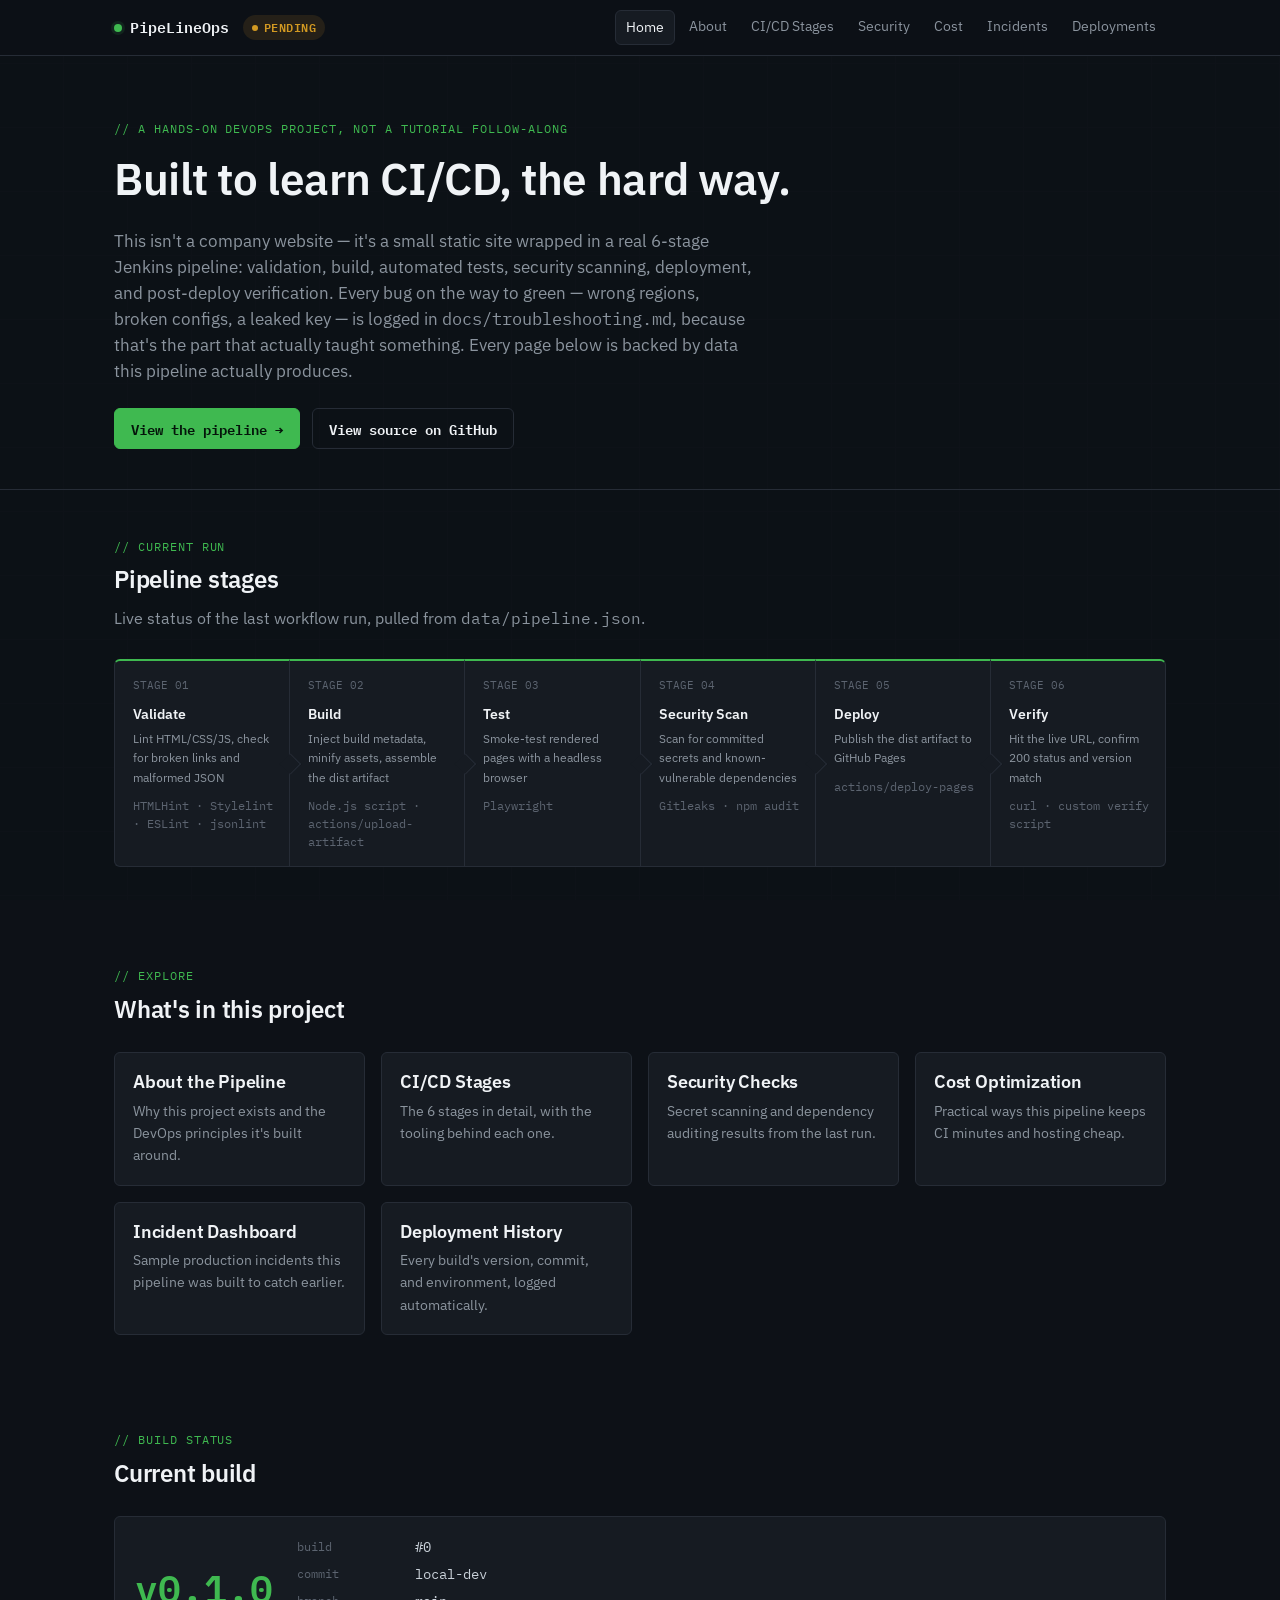
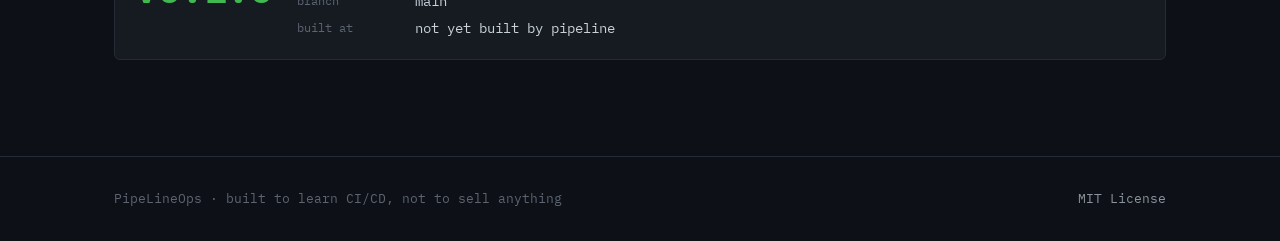
<file: index.html>
<!DOCTYPE html>
<html lang="en">
<head>
<meta charset="UTF-8" />
<meta name="viewport" content="width=device-width, initial-scale=1.0" />
<title>PipeLineOps — DevOps Production Pipeline Simulator</title>
<meta name="description" content="A simulated production site wrapped in a real 6-stage Jenkins CI/CD pipeline: validation, build, test, security scan, deploy, verify." />
<link rel="preconnect" href="https://fonts.googleapis.com">
<link href="https://fonts.googleapis.com/css2?family=IBM+Plex+Mono:wght@400;500;600&family=IBM+Plex+Sans:wght@400;500;600;700&display=swap" rel="stylesheet">
<link rel="stylesheet" href="css/style.css" />
<link rel="stylesheet" href="css/dashboard.css" />
<link rel="stylesheet" href="css/responsive.css" />
<script>window.PIPELINEOPS_DATA_ROOT = "data/";</script>
</head>
<body>
<a class="skip-link" href="#main">Skip to content</a>

<header class="site-header">
  <div class="container">
    <div class="brand"><span class="dot"></span> PipeLineOps <span data-build-status class="badge badge--success" style="margin-left:6px">success</span></div>
    <button class="nav-toggle" aria-expanded="false" aria-label="Toggle navigation">menu</button>
    <nav class="main-nav">
      <a href="index.html" aria-current="page">Home</a>
      <a href="pages/about.html">About</a>
      <a href="pages/pipeline.html">CI/CD Stages</a>
      <a href="pages/security.html">Security</a>
      <a href="pages/cost.html">Cost</a>
      <a href="pages/incidents.html">Incidents</a>
      <a href="pages/deployment.html">Deployments</a>
    </nav>
  </div>
</header>

<main id="main">
  <section class="hero">
    <div class="container">
     <span class="eyebrow">// a hands-on devops project, not a tutorial follow-along</span>
      <h1>Built to learn CI/CD, the hard way.</h1>
      <p class="lead">This isn't a company website — it's a small static site wrapped in a real
        6-stage Jenkins pipeline: validation, build, automated tests, security scanning,
        deployment, and post-deploy verification. Every bug on the way to green — wrong regions,
        broken configs, a leaked key — is logged in <code>docs/troubleshooting.md</code>, because
        that's the part that actually taught something. Every page below is backed by data this
        pipeline actually produces.</p>
      <div class="hero-actions">
        <a class="btn btn--primary" href="pages/pipeline.html">View the pipeline →</a>
        <a class="btn btn--ghost" href="https://github.com" target="_blank" rel="noopener">View source on GitHub</a>
      </div>
    </div>
  </section>

  <section>
    <div class="container">
      <div class="section-head">
        <span class="eyebrow">// current run</span>
        <h2>Pipeline stages</h2>
        <p>Live status of the last workflow run, pulled from <code>data/pipeline.json</code>.</p>
      </div>
      <div class="stage-tracker" data-stage-tracker>
        <p>Loading pipeline status…</p>
      </div>
    </div>
  </section>

  <section>
    <div class="container">
      <div class="section-head">
        <span class="eyebrow">// explore</span>
        <h2>What's in this project</h2>
      </div>
      <div class="card-grid">
        <a class="card" href="pages/about.html">
          <h3>About the Pipeline</h3>
          <p>Why this project exists and the DevOps principles it's built around.</p>
        </a>
        <a class="card" href="pages/pipeline.html">
          <h3>CI/CD Stages</h3>
          <p>The 6 stages in detail, with the tooling behind each one.</p>
        </a>
        <a class="card" href="pages/security.html">
          <h3>Security Checks</h3>
          <p>Secret scanning and dependency auditing results from the last run.</p>
        </a>
        <a class="card" href="pages/cost.html">
          <h3>Cost Optimization</h3>
          <p>Practical ways this pipeline keeps CI minutes and hosting cheap.</p>
        </a>
        <a class="card" href="pages/incidents.html">
          <h3>Incident Dashboard</h3>
          <p>Sample production incidents this pipeline was built to catch earlier.</p>
        </a>
        <a class="card" href="pages/deployment.html">
          <h3>Deployment History</h3>
          <p>Every build's version, commit, and environment, logged automatically.</p>
        </a>
      </div>
    </div>
  </section>

  <section>
    <div class="container">
      <div class="section-head">
        <span class="eyebrow">// build status</span>
        <h2>Current build</h2>
      </div>
      <div class="panel version-card">
        <div class="version-number" data-version>v0.0.0</div>
        <div class="version-meta">
          <div class="row"><span class="k">build</span><span class="v" data-build-number>#0</span></div>
          <div class="row"><span class="k">commit</span><span class="v" data-commit-sha>—</span></div>
          <div class="row"><span class="k">branch</span><span class="v" data-branch>—</span></div>
          <div class="row"><span class="k">built at</span><span class="v" data-built-at>—</span></div>
        </div>
      </div>
    </div>
  </section>
</main>

<footer class="site-footer">
  <div class="container">
    <span>PipeLineOps · built to learn CI/CD, not to sell anything</span>
    <span><a href="LICENSE">MIT License</a></span>
  </div>
</footer>

<script src="js/navigation.js"></script>
<script src="js/app.js"></script>
<script src="js/version.js"></script>
</body>
</html>
</file>
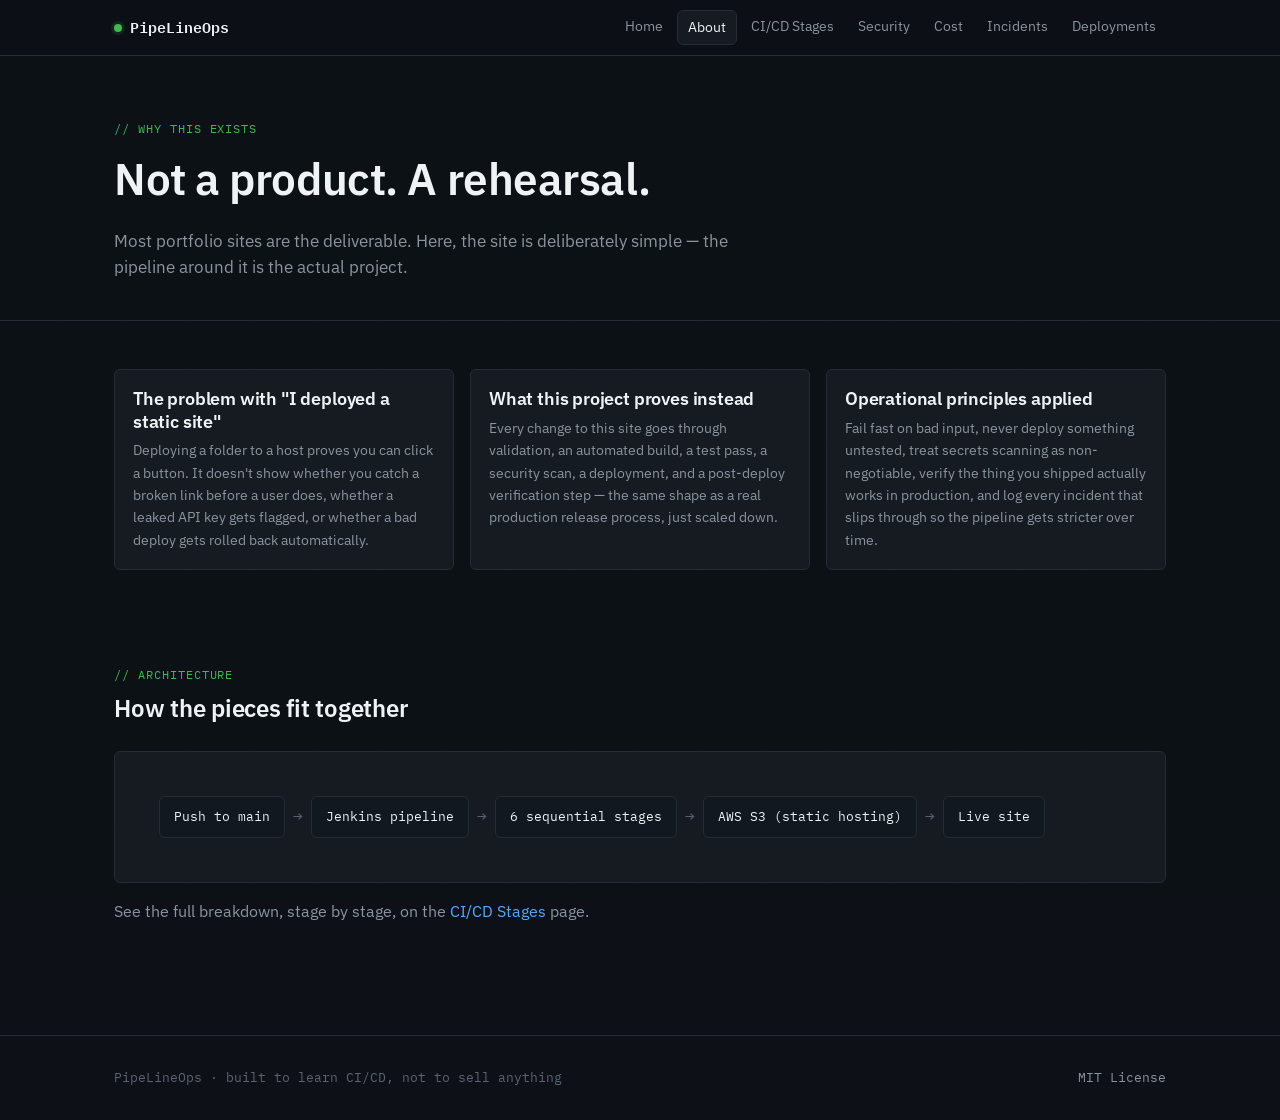
<file: pages/about.html>
<!DOCTYPE html>
<html lang="en">
<head>
<meta charset="UTF-8" />
<meta name="viewport" content="width=device-width, initial-scale=1.0" />
<title>About the Pipeline · PipeLineOps</title>
<link rel="preconnect" href="https://fonts.googleapis.com">
<link href="https://fonts.googleapis.com/css2?family=IBM+Plex+Mono:wght@400;500;600&family=IBM+Plex+Sans:wght@400;500;600;700&display=swap" rel="stylesheet">
<link rel="stylesheet" href="../css/style.css" />
<link rel="stylesheet" href="../css/dashboard.css" />
<link rel="stylesheet" href="../css/responsive.css" />
<script>window.PIPELINEOPS_DATA_ROOT = "../data/";</script>
</head>
<body>
<a class="skip-link" href="#main">Skip to content</a>
<header class="site-header">
  <div class="container">
    <div class="brand"><span class="dot"></span> PipeLineOps</div>
    <button class="nav-toggle" aria-expanded="false" aria-label="Toggle navigation">menu</button>
    <nav class="main-nav">
      <a href="../index.html">Home</a>
      <a href="about.html" aria-current="page">About</a>
      <a href="pipeline.html">CI/CD Stages</a>
      <a href="security.html">Security</a>
      <a href="cost.html">Cost</a>
      <a href="incidents.html">Incidents</a>
      <a href="deployment.html">Deployments</a>
    </nav>
  </div>
</header>

<main id="main">
  <section class="hero" style="padding-bottom:24px">
    <div class="container">
      <span class="eyebrow">// why this exists</span>
      <h1>Not a product. A rehearsal.</h1>
      <p class="lead">Most portfolio sites are the deliverable. Here, the site is deliberately simple —
        the pipeline around it is the actual project.</p>
    </div>
  </section>

  <section>
    <div class="container">
      <div class="card-grid">
        <div class="card">
          <h3>The problem with "I deployed a static site"</h3>
          <p>Deploying a folder to a host proves you can click a button. It doesn't show whether you
            catch a broken link before a user does, whether a leaked API key gets flagged, or whether
            a bad deploy gets rolled back automatically.</p>
        </div>
        <div class="card">
          <h3>What this project proves instead</h3>
          <p>Every change to this site goes through validation, an automated build, a test pass,
            a security scan, a deployment, and a post-deploy verification step — the same shape as
            a real production release process, just scaled down.</p>
        </div>
        <div class="card">
          <h3>Operational principles applied</h3>
          <p>Fail fast on bad input, never deploy something untested, treat secrets scanning as
            non-negotiable, verify the thing you shipped actually works in production, and log
            every incident that slips through so the pipeline gets stricter over time.</p>
        </div>
      </div>
    </div>
  </section>

  <section>
    <div class="container">
      <div class="section-head">
        <span class="eyebrow">// architecture</span>
        <h2>How the pieces fit together</h2>
      </div>
      <div class="panel">
        <div class="arch-diagram">
          <div class="arch-node">Push to main</div>
          <span class="arch-arrow">→</span>
          <div class="arch-node">Jenkins pipeline</div>
          <span class="arch-arrow">→</span>
          <div class="arch-node">6 sequential stages</div>
          <span class="arch-arrow">→</span>
          <div class="arch-node">AWS S3 (static hosting)</div>
          <span class="arch-arrow">→</span>
          <div class="arch-node">Live site</div>
        </div>
      </div>
      <p style="margin-top:16px">See the full breakdown, stage by stage, on the
        <a href="pipeline.html">CI/CD Stages</a> page.</p>
    </div>
  </section>
</main>

<footer class="site-footer">
  <div class="container">
    <span>PipeLineOps · built to learn CI/CD, not to sell anything</span>
    <span><a href="../LICENSE">MIT License</a></span>
  </div>
</footer>

<script src="../js/navigation.js"></script>
<script src="../js/app.js"></script>
<script src="../js/version.js"></script>
</body>
</html>
</file>
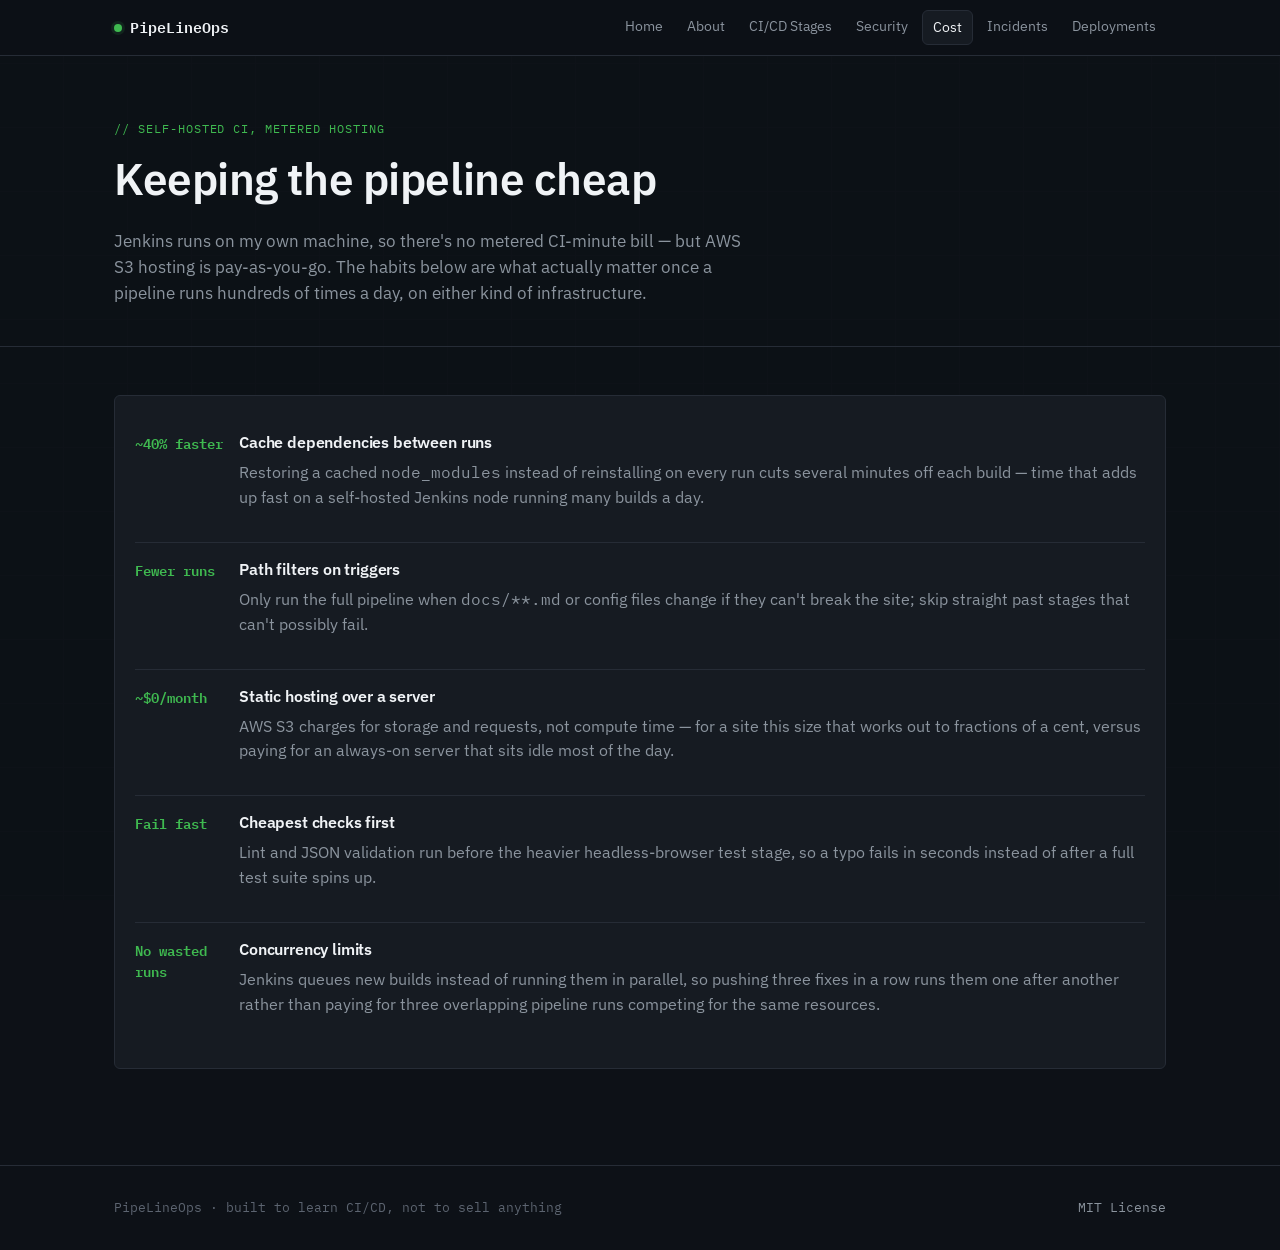
<file: pages/cost.html>
<!DOCTYPE html>
<html lang="en">
<head>
<meta charset="UTF-8" />
<meta name="viewport" content="width=device-width, initial-scale=1.0" />
<title>Cost Optimization · PipeLineOps</title>
<link rel="preconnect" href="https://fonts.googleapis.com">
<link href="https://fonts.googleapis.com/css2?family=IBM+Plex+Mono:wght@400;500;600&family=IBM+Plex+Sans:wght@400;500;600;700&display=swap" rel="stylesheet">
<link rel="stylesheet" href="../css/style.css" />
<link rel="stylesheet" href="../css/dashboard.css" />
<link rel="stylesheet" href="../css/responsive.css" />
<script>window.PIPELINEOPS_DATA_ROOT = "../data/";</script>
</head>
<body>
<a class="skip-link" href="#main">Skip to content</a>
<header class="site-header">
  <div class="container">
    <div class="brand"><span class="dot"></span> PipeLineOps</div>
    <button class="nav-toggle" aria-expanded="false" aria-label="Toggle navigation">menu</button>
    <nav class="main-nav">
      <a href="../index.html">Home</a>
      <a href="about.html">About</a>
      <a href="pipeline.html">CI/CD Stages</a>
      <a href="security.html">Security</a>
      <a href="cost.html" aria-current="page">Cost</a>
      <a href="incidents.html">Incidents</a>
      <a href="deployment.html">Deployments</a>
    </nav>
  </div>
</header>

<main id="main">
  <section class="hero" style="padding-bottom:24px">
    <div class="container">
      <span class="eyebrow">// self-hosted CI, metered hosting</span>
      <h1>Keeping the pipeline cheap</h1>
      <p class="lead">Jenkins runs on my own machine, so there's no metered CI-minute bill — but
        AWS S3 hosting is pay-as-you-go. The habits below are what actually matter once a pipeline
        runs hundreds of times a day, on either kind of infrastructure.</p>
    </div>
  </section>

  <section>
    <div class="container">
      <div class="panel">
        <div class="cost-tip">
          <div class="save">~40% faster</div>
          <div>
            <h4>Cache dependencies between runs</h4>
            <p>Restoring a cached <code>node_modules</code> instead of reinstalling on every run
              cuts several minutes off each build — time that adds up fast on a self-hosted
              Jenkins node running many builds a day.</p>
          </div>
        </div>
        <div class="cost-tip">
          <div class="save">Fewer runs</div>
          <div>
            <h4>Path filters on triggers</h4>
            <p>Only run the full pipeline when <code>docs/**.md</code> or config files change if
              they can't break the site; skip straight past stages that can't possibly fail.</p>
          </div>
        </div>
        <div class="cost-tip">
          <div class="save">~$0/month</div>
          <div>
            <h4>Static hosting over a server</h4>
            <p>AWS S3 charges for storage and requests, not compute time — for a site this size
              that works out to fractions of a cent, versus paying for an always-on server that
              sits idle most of the day.</p>
          </div>
        </div>
        <div class="cost-tip">
          <div class="save">Fail fast</div>
          <div>
            <h4>Cheapest checks first</h4>
            <p>Lint and JSON validation run before the heavier headless-browser test stage, so a
              typo fails in seconds instead of after a full test suite spins up.</p>
          </div>
        </div>
        <div class="cost-tip">
          <div class="save">No wasted runs</div>
          <div>
            <h4>Concurrency limits</h4>
            <p>Jenkins queues new builds instead of running them in parallel, so pushing three
              fixes in a row runs them one after another rather than paying for three overlapping
              pipeline runs competing for the same resources.</p>
          </div>
        </div>
      </div>
    </div>
  </section>
</main>

<footer class="site-footer">
  <div class="container">
    <span>PipeLineOps · built to learn CI/CD, not to sell anything</span>
    <span><a href="../LICENSE">MIT License</a></span>
  </div>
</footer>

<script src="../js/navigation.js"></script>
<script src="../js/app.js"></script>
<script src="../js/version.js"></script>
</body>
</html>
</file>
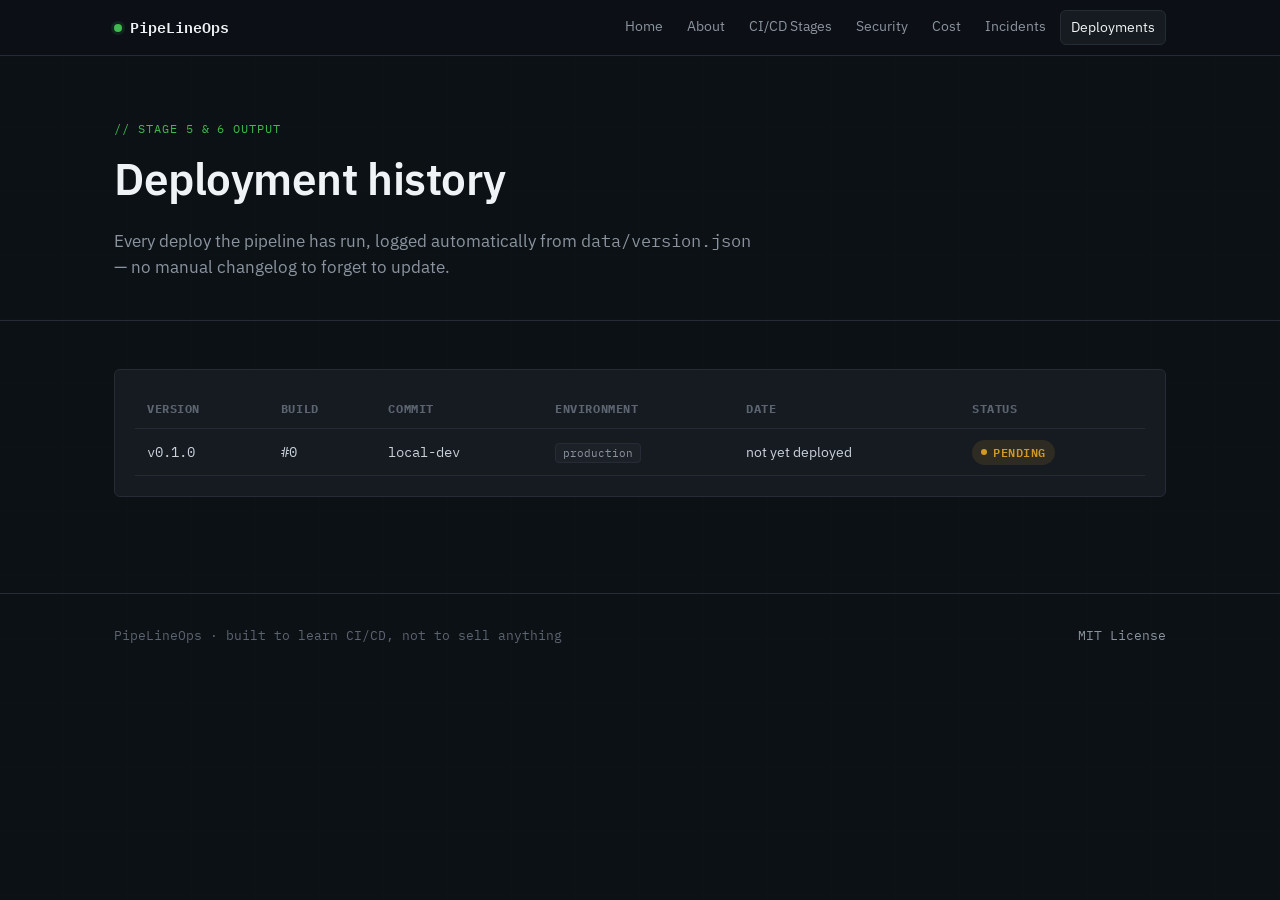
<file: pages/deployment.html>
<!DOCTYPE html>
<html lang="en">
<head>
<meta charset="UTF-8" />
<meta name="viewport" content="width=device-width, initial-scale=1.0" />
<title>Deployment History · PipeLineOps</title>
<link rel="preconnect" href="https://fonts.googleapis.com">
<link href="https://fonts.googleapis.com/css2?family=IBM+Plex+Mono:wght@400;500;600&family=IBM+Plex+Sans:wght@400;500;600;700&display=swap" rel="stylesheet">
<link rel="stylesheet" href="../css/style.css" />
<link rel="stylesheet" href="../css/dashboard.css" />
<link rel="stylesheet" href="../css/responsive.css" />
<script>window.PIPELINEOPS_DATA_ROOT = "../data/";</script>
</head>
<body>
<a class="skip-link" href="#main">Skip to content</a>
<header class="site-header">
  <div class="container">
    <div class="brand"><span class="dot"></span> PipeLineOps</div>
    <button class="nav-toggle" aria-expanded="false" aria-label="Toggle navigation">menu</button>
    <nav class="main-nav">
      <a href="../index.html">Home</a>
      <a href="about.html">About</a>
      <a href="pipeline.html">CI/CD Stages</a>
      <a href="security.html">Security</a>
      <a href="cost.html">Cost</a>
      <a href="incidents.html">Incidents</a>
      <a href="deployment.html" aria-current="page">Deployments</a>
    </nav>
  </div>
</header>

<main id="main">
  <section class="hero" style="padding-bottom:24px">
    <div class="container">
      <span class="eyebrow">// stage 5 &amp; 6 output</span>
      <h1>Deployment history</h1>
      <p class="lead">Every deploy the pipeline has run, logged automatically from
        <code>data/version.json</code> — no manual changelog to forget to update.</p>
    </div>
  </section>

  <section>
    <div class="container">
      <div class="panel" style="overflow-x:auto">
        <table>
          <thead>
            <tr>
              <th>Version</th>
              <th>Build</th>
              <th>Commit</th>
              <th>Environment</th>
              <th>Date</th>
              <th>Status</th>
            </tr>
          </thead>
          <tbody data-deploy-history>
            <tr><td colspan="6">Loading deployment history…</td></tr>
          </tbody>
        </table>
      </div>
    </div>
  </section>
</main>

<footer class="site-footer">
  <div class="container">
    <span>PipeLineOps · built to learn CI/CD, not to sell anything</span>
    <span><a href="../LICENSE">MIT License</a></span>
  </div>
</footer>

<script src="../js/navigation.js"></script>
<script src="../js/app.js"></script>
<script src="../js/version.js"></script>
</body>
</html>
</file>
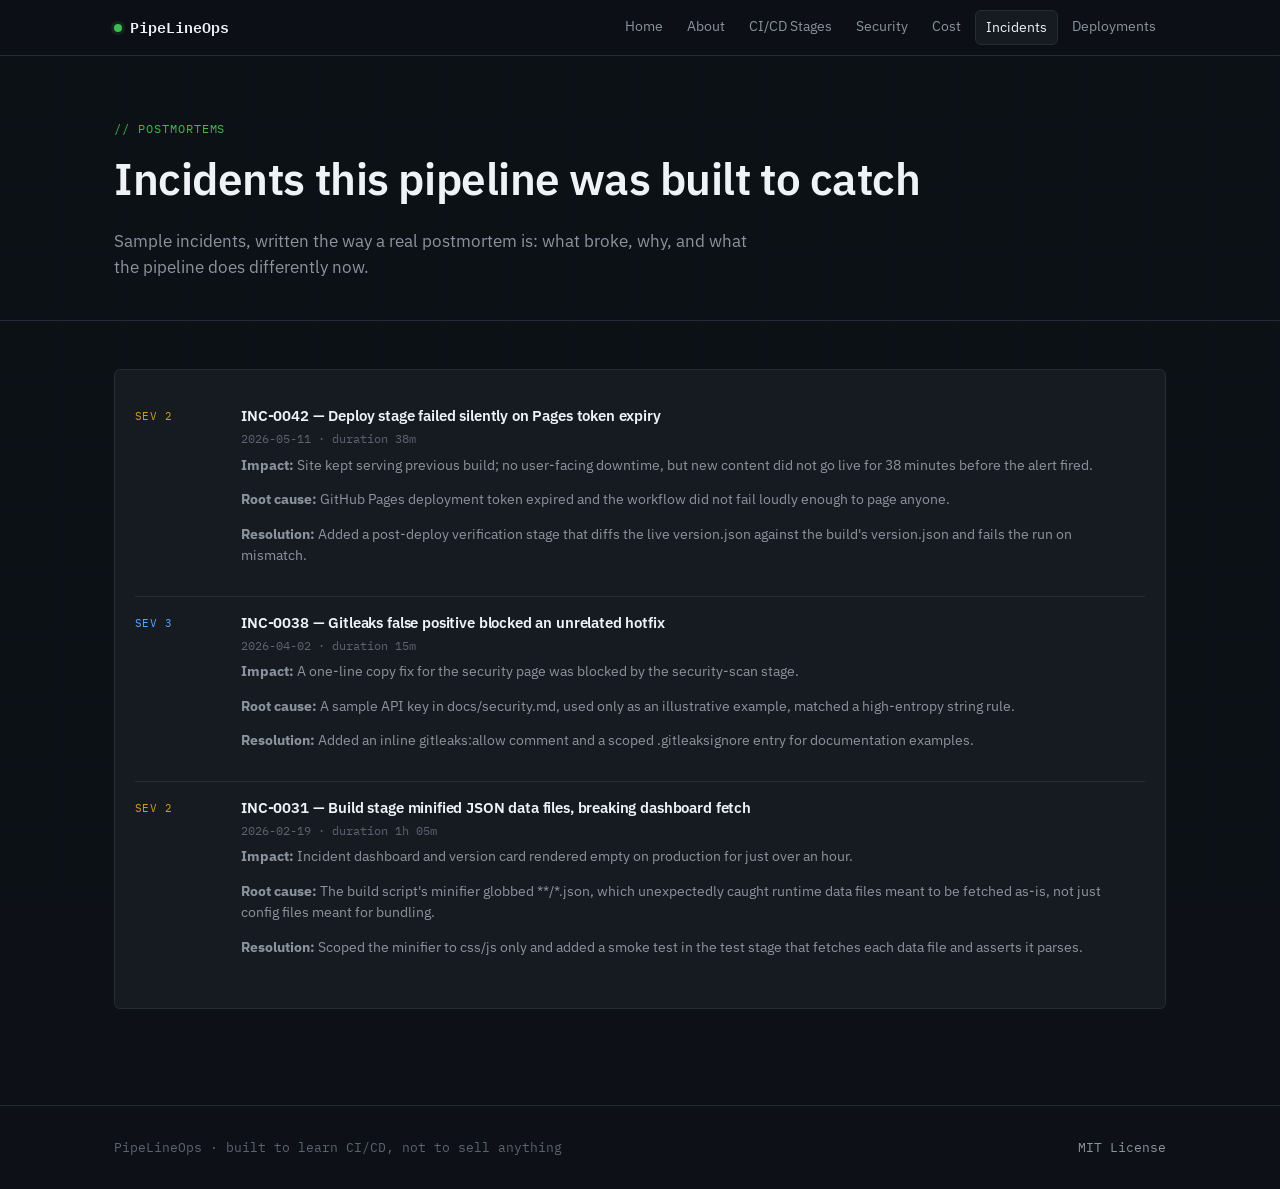
<file: pages/incidents.html>
<!DOCTYPE html>
<html lang="en">
<head>
<meta charset="UTF-8" />
<meta name="viewport" content="width=device-width, initial-scale=1.0" />
<title>Incident Dashboard · PipeLineOps</title>
<link rel="preconnect" href="https://fonts.googleapis.com">
<link href="https://fonts.googleapis.com/css2?family=IBM+Plex+Mono:wght@400;500;600&family=IBM+Plex+Sans:wght@400;500;600;700&display=swap" rel="stylesheet">
<link rel="stylesheet" href="../css/style.css" />
<link rel="stylesheet" href="../css/dashboard.css" />
<link rel="stylesheet" href="../css/responsive.css" />
<script>window.PIPELINEOPS_DATA_ROOT = "../data/";</script>
</head>
<body>
<a class="skip-link" href="#main">Skip to content</a>
<header class="site-header">
  <div class="container">
    <div class="brand"><span class="dot"></span> PipeLineOps</div>
    <button class="nav-toggle" aria-expanded="false" aria-label="Toggle navigation">menu</button>
    <nav class="main-nav">
      <a href="../index.html">Home</a>
      <a href="about.html">About</a>
      <a href="pipeline.html">CI/CD Stages</a>
      <a href="security.html">Security</a>
      <a href="cost.html">Cost</a>
      <a href="incidents.html" aria-current="page">Incidents</a>
      <a href="deployment.html">Deployments</a>
    </nav>
  </div>
</header>

<main id="main">
  <section class="hero" style="padding-bottom:24px">
    <div class="container">
      <span class="eyebrow">// postmortems</span>
      <h1>Incidents this pipeline was built to catch</h1>
      <p class="lead">Sample incidents, written the way a real postmortem is: what broke, why,
        and what the pipeline does differently now.</p>
    </div>
  </section>

  <section>
    <div class="container">
      <div class="panel">
        <div data-incident-list>
          <p>Loading incidents…</p>
        </div>
      </div>
    </div>
  </section>
</main>

<footer class="site-footer">
  <div class="container">
    <span>PipeLineOps · built to learn CI/CD, not to sell anything</span>
    <span><a href="../LICENSE">MIT License</a></span>
  </div>
</footer>

<script src="../js/navigation.js"></script>
<script src="../js/app.js"></script>
<script src="../js/version.js"></script>
</body>
</html>
</file>
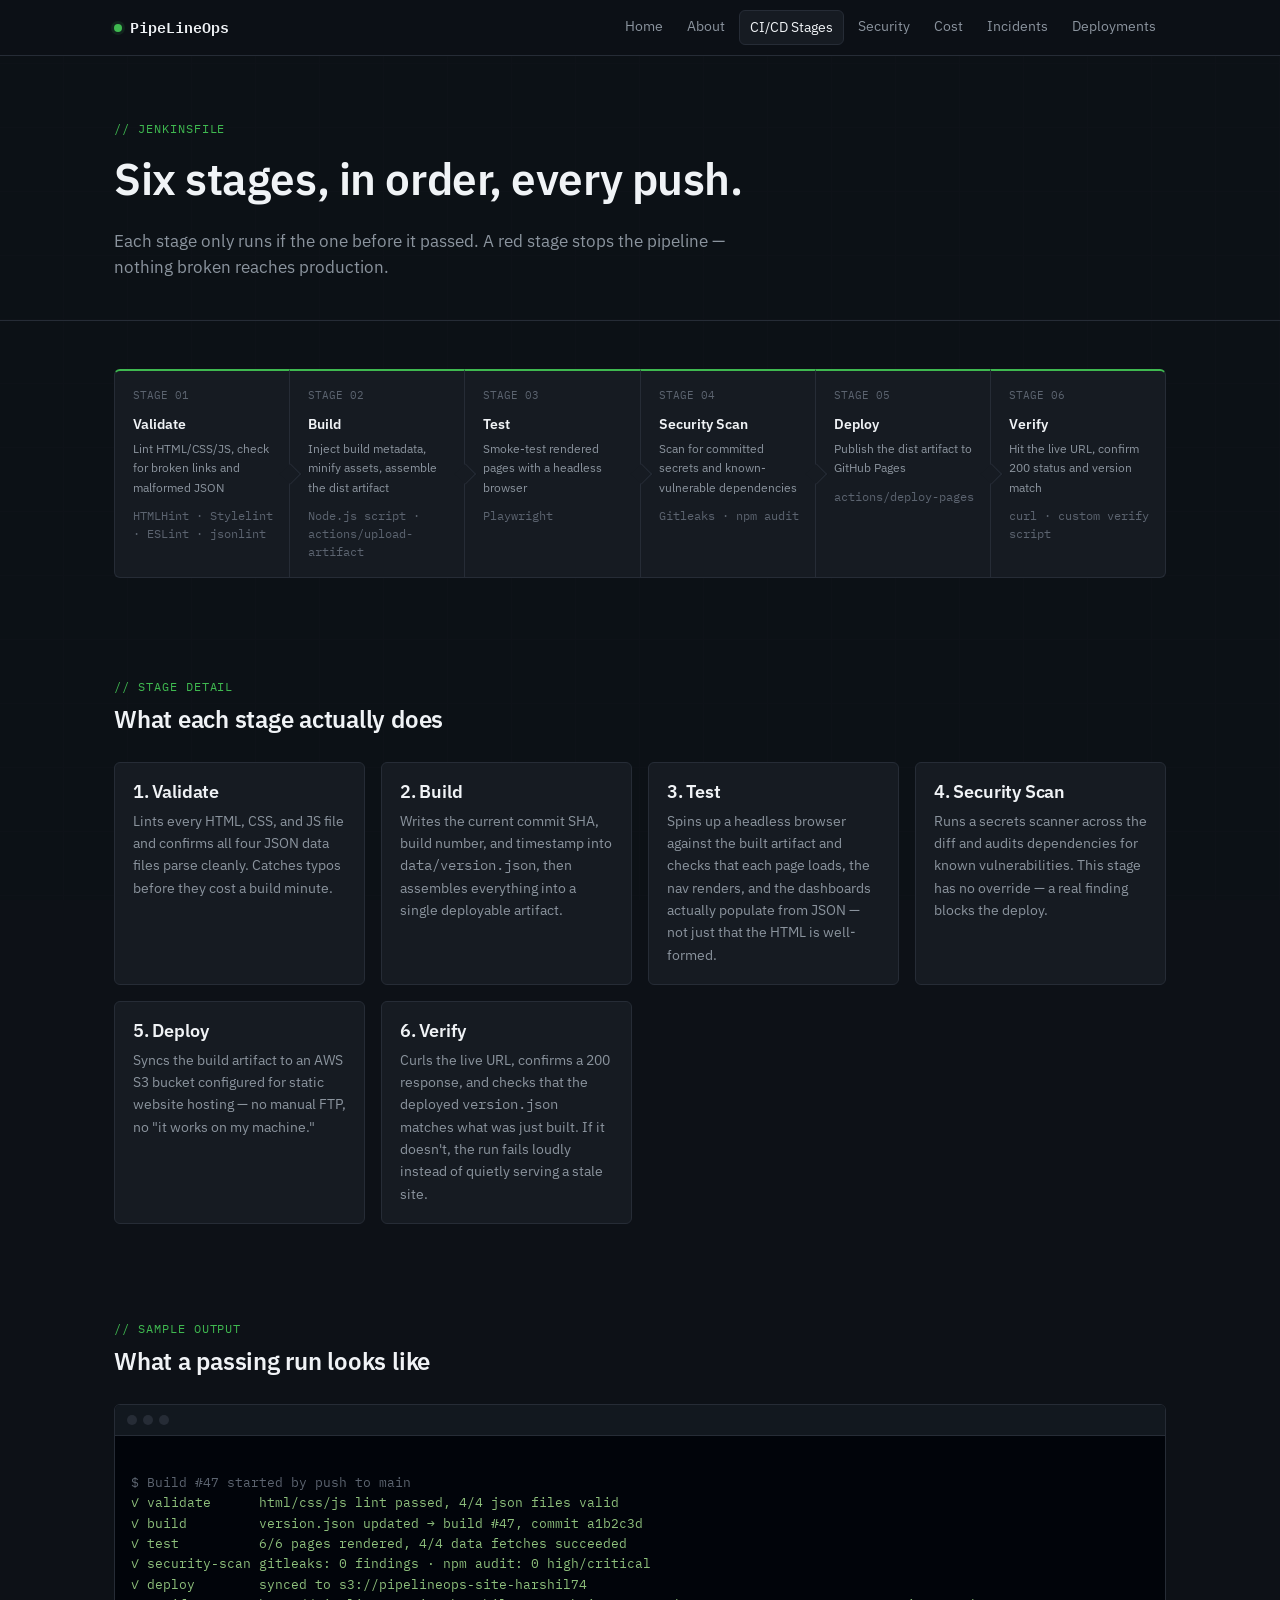
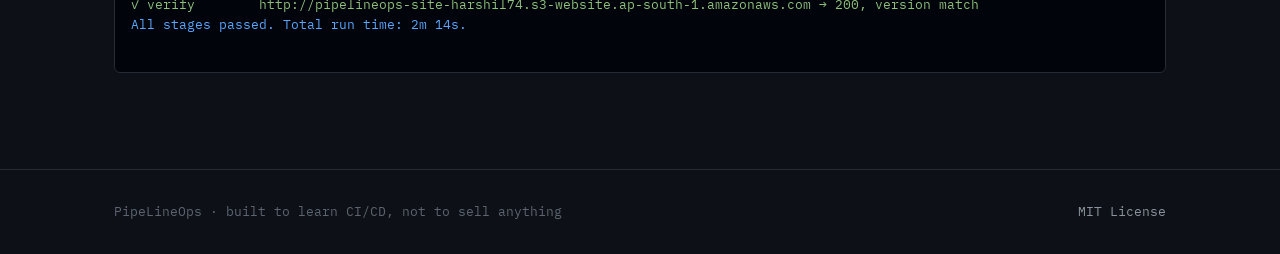
<file: pages/pipeline.html>
<!DOCTYPE html>
<html lang="en">
<head>
<meta charset="UTF-8" />
<meta name="viewport" content="width=device-width, initial-scale=1.0" />
<title>CI/CD Stages · PipeLineOps</title>
<link rel="preconnect" href="https://fonts.googleapis.com">
<link href="https://fonts.googleapis.com/css2?family=IBM+Plex+Mono:wght@400;500;600&family=IBM+Plex+Sans:wght@400;500;600;700&display=swap" rel="stylesheet">
<link rel="stylesheet" href="../css/style.css" />
<link rel="stylesheet" href="../css/dashboard.css" />
<link rel="stylesheet" href="../css/responsive.css" />
<script>window.PIPELINEOPS_DATA_ROOT = "../data/";</script>
</head>
<body>
<a class="skip-link" href="#main">Skip to content</a>
<header class="site-header">
  <div class="container">
    <div class="brand"><span class="dot"></span> PipeLineOps</div>
    <button class="nav-toggle" aria-expanded="false" aria-label="Toggle navigation">menu</button>
    <nav class="main-nav">
      <a href="../index.html">Home</a>
      <a href="about.html">About</a>
      <a href="pipeline.html" aria-current="page">CI/CD Stages</a>
      <a href="security.html">Security</a>
      <a href="cost.html">Cost</a>
      <a href="incidents.html">Incidents</a>
      <a href="deployment.html">Deployments</a>
    </nav>
  </div>
</header>

<main id="main">
  <section class="hero" style="padding-bottom:24px">
    <div class="container">
      <span class="eyebrow">// Jenkinsfile</span>
      <h1>Six stages, in order, every push.</h1>
      <p class="lead">Each stage only runs if the one before it passed. A red stage stops the
        pipeline — nothing broken reaches production.</p>
    </div>
  </section>

  <section>
    <div class="container">
      <div class="stage-tracker" data-stage-tracker>
        <p>Loading pipeline status…</p>
      </div>
    </div>
  </section>

  <section>
    <div class="container">
      <div class="section-head">
        <span class="eyebrow">// stage detail</span>
        <h2>What each stage actually does</h2>
      </div>
      <div class="card-grid">
        <div class="card">
          <h3>1. Validate</h3>
          <p>Lints every HTML, CSS, and JS file and confirms all four JSON data files parse
            cleanly. Catches typos before they cost a build minute.</p>
        </div>
        <div class="card">
          <h3>2. Build</h3>
          <p>Writes the current commit SHA, build number, and timestamp into
            <code>data/version.json</code>, then assembles everything into a single deployable
            artifact.</p>
        </div>
        <div class="card">
          <h3>3. Test</h3>
          <p>Spins up a headless browser against the built artifact and checks that each page
            loads, the nav renders, and the dashboards actually populate from JSON — not just
            that the HTML is well-formed.</p>
        </div>
        <div class="card">
          <h3>4. Security Scan</h3>
          <p>Runs a secrets scanner across the diff and audits dependencies for known
            vulnerabilities. This stage has no override — a real finding blocks the deploy.</p>
        </div>
        <div class="card">
          <h3>5. Deploy</h3>
          <p>Syncs the build artifact to an AWS S3 bucket configured for static website
            hosting — no manual FTP, no "it works on my machine."</p>
        </div>
        <div class="card">
          <h3>6. Verify</h3>
          <p>Curls the live URL, confirms a 200 response, and checks that the deployed
            <code>version.json</code> matches what was just built. If it doesn't, the run fails
            loudly instead of quietly serving a stale site.</p>
        </div>
      </div>
    </div>
  </section>

  <section>
    <div class="container">
      <div class="section-head">
        <span class="eyebrow">// sample output</span>
        <h2>What a passing run looks like</h2>
      </div>
      <div class="terminal">
        <div class="terminal-bar"><span></span><span></span><span></span></div>
        <div class="terminal-body">
<span class="line-dim">$ Build #47 started by push to main</span>
✓ validate      html/css/js lint passed, 4/4 json files valid
✓ build         version.json updated → build #47, commit a1b2c3d
✓ test          6/6 pages rendered, 4/4 data fetches succeeded
✓ security-scan gitleaks: 0 findings · npm audit: 0 high/critical
✓ deploy        synced to s3://pipelineops-site-harshil74
✓ verify        http://pipelineops-site-harshil74.s3-website.ap-south-1.amazonaws.com → 200, version match
<span class="line-info">All stages passed. Total run time: 2m 14s.</span>
        </div>
      </div>
    </div>
  </section>
</main>

<footer class="site-footer">
  <div class="container">
    <span>PipeLineOps · built to learn CI/CD, not to sell anything</span>
    <span><a href="../LICENSE">MIT License</a></span>
  </div>
</footer>

<script src="../js/navigation.js"></script>
<script src="../js/app.js"></script>
<script src="../js/version.js"></script>
</body>
</html>
</file>
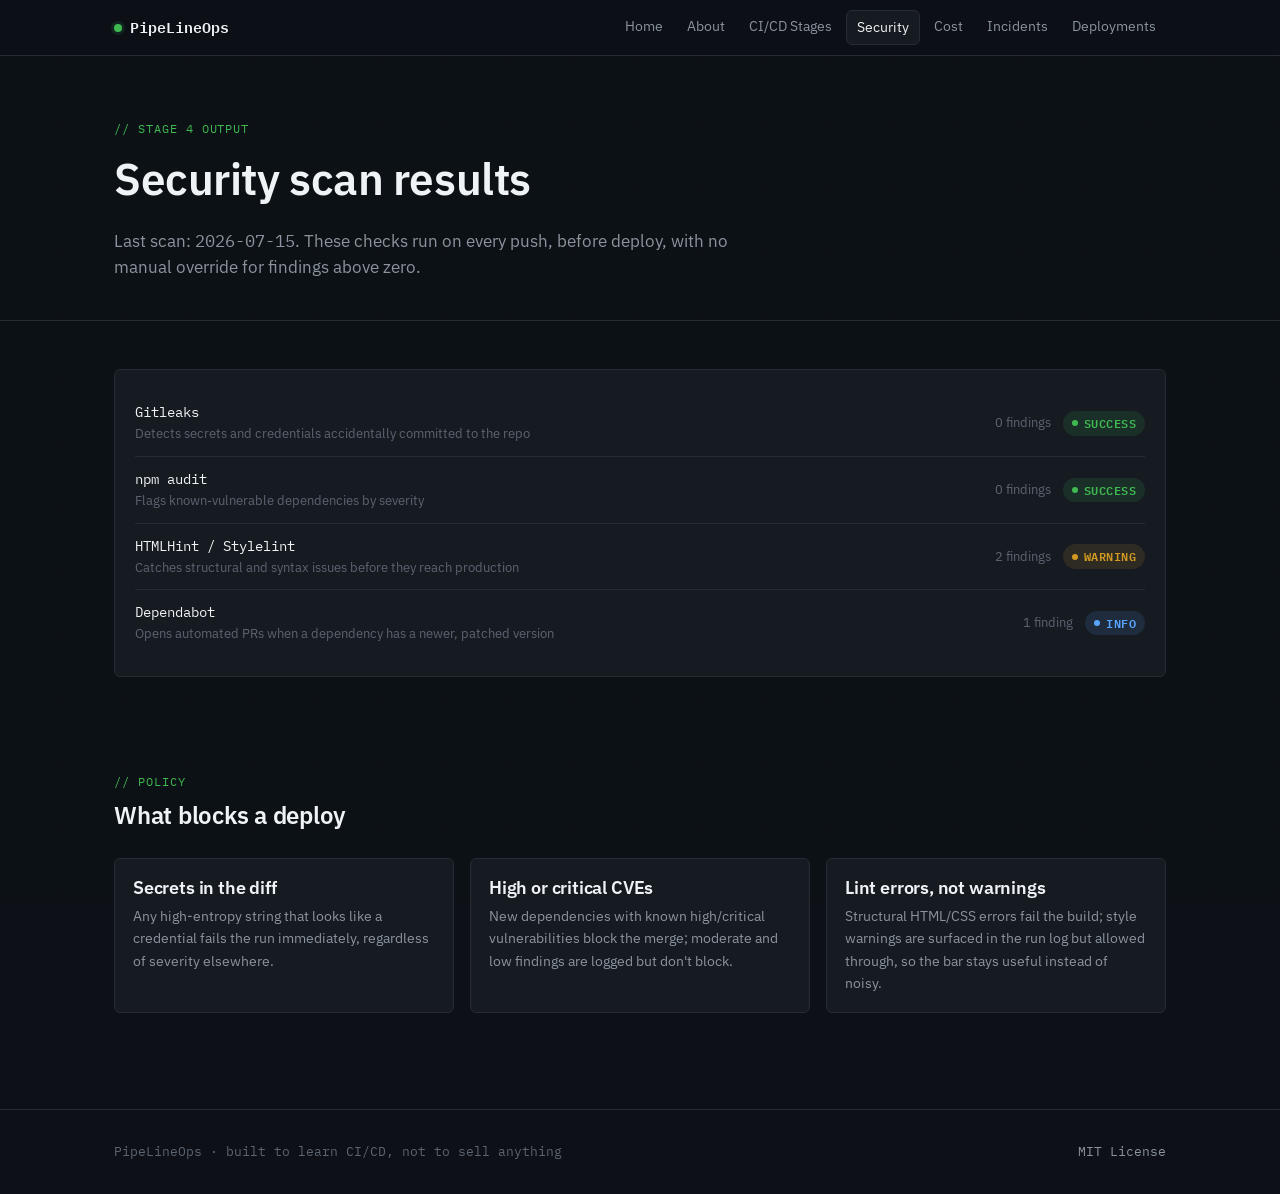
<file: pages/security.html>
<!DOCTYPE html>
<html lang="en">
<head>
<meta charset="UTF-8" />
<meta name="viewport" content="width=device-width, initial-scale=1.0" />
<title>Security Checks · PipeLineOps</title>
<link rel="preconnect" href="https://fonts.googleapis.com">
<link href="https://fonts.googleapis.com/css2?family=IBM+Plex+Mono:wght@400;500;600&family=IBM+Plex+Sans:wght@400;500;600;700&display=swap" rel="stylesheet">
<link rel="stylesheet" href="../css/style.css" />
<link rel="stylesheet" href="../css/dashboard.css" />
<link rel="stylesheet" href="../css/responsive.css" />
<script>window.PIPELINEOPS_DATA_ROOT = "../data/";</script>
</head>
<body>
<a class="skip-link" href="#main">Skip to content</a>
<header class="site-header">
  <div class="container">
    <div class="brand"><span class="dot"></span> PipeLineOps</div>
    <button class="nav-toggle" aria-expanded="false" aria-label="Toggle navigation">menu</button>
    <nav class="main-nav">
      <a href="../index.html">Home</a>
      <a href="about.html">About</a>
      <a href="pipeline.html">CI/CD Stages</a>
      <a href="security.html" aria-current="page">Security</a>
      <a href="cost.html">Cost</a>
      <a href="incidents.html">Incidents</a>
      <a href="deployment.html">Deployments</a>
    </nav>
  </div>
</header>

<main id="main">
  <section class="hero" style="padding-bottom:24px">
    <div class="container">
      <span class="eyebrow">// stage 4 output</span>
      <h1>Security scan results</h1>
      <p class="lead">Last scan: <span data-last-scan class="mono">—</span>. These checks run on
        every push, before deploy, with no manual override for findings above zero.</p>
    </div>
  </section>

  <section>
    <div class="container">
      <div class="panel">
        <div data-security-list>
          <p>Loading scan results…</p>
        </div>
      </div>
    </div>
  </section>

  <section>
    <div class="container">
      <div class="section-head">
        <span class="eyebrow">// policy</span>
        <h2>What blocks a deploy</h2>
      </div>
      <div class="card-grid">
        <div class="card">
          <h3>Secrets in the diff</h3>
          <p>Any high-entropy string that looks like a credential fails the run immediately,
            regardless of severity elsewhere.</p>
        </div>
        <div class="card">
          <h3>High or critical CVEs</h3>
          <p>New dependencies with known high/critical vulnerabilities block the merge; moderate
            and low findings are logged but don't block.</p>
        </div>
        <div class="card">
          <h3>Lint errors, not warnings</h3>
          <p>Structural HTML/CSS errors fail the build; style warnings are surfaced in the run
            log but allowed through, so the bar stays useful instead of noisy.</p>
        </div>
      </div>
    </div>
  </section>
</main>

<footer class="site-footer">
  <div class="container">
    <span>PipeLineOps · built to learn CI/CD, not to sell anything</span>
    <span><a href="../LICENSE">MIT License</a></span>
  </div>
</footer>

<script src="../js/navigation.js"></script>
<script src="../js/app.js"></script>
<script src="../js/version.js"></script>
</body>
</html>
</file>
<file: css/style.css>
/* =========================================================
   PipeLineOps — base styles
   Design language: real CI/CD dashboard, not a marketing site.
   Palette lifted from GitHub Actions run logs / status semantics.
   ========================================================= */

:root {
  /* Surfaces */
  --bg: #0d1117;
  --bg-raised: #12181f;
  --panel: #161b22;
  --panel-border: #262c36;
  --panel-hover: #1c2128;

  /* Text */
  --text: #c9d1d9;
  --text-dim: #8b949e;
  --text-faint: #5c6470;
  --text-bright: #f0f3f6;

  /* Status semantics — same meaning everywhere in the app */
  --status-success: #3fb950;
  --status-success-bg: rgba(63, 185, 80, 0.12);
  --status-warning: #d29922;
  --status-warning-bg: rgba(210, 153, 34, 0.12);
  --status-fail: #f85149;
  --status-fail-bg: rgba(248, 81, 73, 0.12);
  --status-info: #58a6ff;
  --status-info-bg: rgba(88, 166, 255, 0.12);
  --status-running: #a371f7;
  --status-running-bg: rgba(163, 113, 247, 0.12);

  /* Type */
  --font-sans: "IBM Plex Sans", -apple-system, "Segoe UI", sans-serif;
  --font-mono: "IBM Plex Mono", "SFMono-Regular", Consolas, monospace;

  --radius: 6px;
  --header-h: 56px;
}

* { box-sizing: border-box; }

html { scroll-behavior: smooth; }

body {
  margin: 0;
  background: var(--bg);
  background-image:
    linear-gradient(var(--panel-border) 1px, transparent 1px),
    linear-gradient(90deg, var(--panel-border) 1px, transparent 1px);
  background-size: 64px 64px;
  background-attachment: fixed;
  background-position: -1px -1px;
  color: var(--text);
  font-family: var(--font-sans);
  line-height: 1.55;
  -webkit-font-smoothing: antialiased;
}

/* subtle grid only shows through on true black areas */
body::before {
  content: "";
  position: fixed;
  inset: 0;
  background: var(--bg);
  opacity: 0.94;
  z-index: -1;
}

a { color: var(--status-info); text-decoration: none; }
a:hover { text-decoration: underline; }
a:focus-visible, button:focus-visible, [tabindex]:focus-visible {
  outline: 2px solid var(--status-info);
  outline-offset: 2px;
}

h1, h2, h3, h4 {
  font-family: var(--font-sans);
  color: var(--text-bright);
  font-weight: 600;
  line-height: 1.25;
  margin: 0 0 0.5em;
  letter-spacing: -0.01em;
}
h1 { font-size: clamp(1.9rem, 3vw + 1rem, 2.75rem); }
h2 { font-size: 1.5rem; }
h3 { font-size: 1.125rem; }

p { color: var(--text-dim); margin: 0 0 1em; }

code, .mono { font-family: var(--font-mono); }

.container {
  max-width: 1100px;
  margin: 0 auto;
  padding: 0 24px;
}

/* ---------- header / nav ---------- */
.site-header {
  position: sticky;
  top: 0;
  z-index: 50;
  height: var(--header-h);
  display: flex;
  align-items: center;
  background: rgba(13, 17, 23, 0.88);
  backdrop-filter: blur(8px);
  border-bottom: 1px solid var(--panel-border);
}

.site-header .container {
  display: flex;
  align-items: center;
  justify-content: space-between;
  gap: 16px;
  width: 100%;
}

.brand {
  display: flex;
  align-items: center;
  gap: 8px;
  font-family: var(--font-mono);
  font-weight: 600;
  color: var(--text-bright);
  font-size: 0.95rem;
}
.brand .dot {
  width: 8px; height: 8px; border-radius: 50%;
  background: var(--status-success);
  box-shadow: 0 0 0 3px var(--status-success-bg);
  animation: pulse 2.2s ease-in-out infinite;
}
@keyframes pulse {
  0%, 100% { opacity: 1; }
  50% { opacity: 0.4; }
}

.main-nav { display: flex; gap: 4px; }
.main-nav a {
  color: var(--text-dim);
  font-size: 0.875rem;
  padding: 6px 10px;
  border-radius: var(--radius);
  text-decoration: none;
}
.main-nav a:hover { color: var(--text-bright); background: var(--panel-hover); }
.main-nav a[aria-current="page"] {
  color: var(--text-bright);
  background: var(--panel);
  border: 1px solid var(--panel-border);
}

.nav-toggle {
  display: none;
  background: none;
  border: 1px solid var(--panel-border);
  color: var(--text-bright);
  border-radius: var(--radius);
  padding: 6px 10px;
  font-family: var(--font-mono);
  cursor: pointer;
}

/* ---------- badges / status chips ---------- */
.badge {
  display: inline-flex;
  align-items: center;
  gap: 6px;
  font-family: var(--font-mono);
  font-size: 0.75rem;
  font-weight: 600;
  padding: 3px 9px;
  border-radius: 999px;
  text-transform: uppercase;
  letter-spacing: 0.04em;
  white-space: nowrap;
}
.badge::before {
  content: "";
  width: 6px; height: 6px; border-radius: 50%;
  background: currentColor;
}
.badge--success { color: var(--status-success); background: var(--status-success-bg); }
.badge--warning { color: var(--status-warning); background: var(--status-warning-bg); }
.badge--fail    { color: var(--status-fail);    background: var(--status-fail-bg); }
.badge--info    { color: var(--status-info);    background: var(--status-info-bg); }
.badge--running { color: var(--status-running); background: var(--status-running-bg); }

/* ---------- panels / cards ---------- */
.panel {
  background: var(--panel);
  border: 1px solid var(--panel-border);
  border-radius: var(--radius);
  padding: 20px;
}

.card-grid {
  display: grid;
  grid-template-columns: repeat(auto-fit, minmax(240px, 1fr));
  gap: 16px;
}

.card {
  background: var(--panel);
  border: 1px solid var(--panel-border);
  border-radius: var(--radius);
  padding: 18px;
  transition: border-color 0.15s ease, transform 0.15s ease;
}
.card:hover { border-color: #3a4351; transform: translateY(-2px); }
.card h3 { margin-bottom: 6px; }
.card p { margin-bottom: 0; font-size: 0.9rem; }

/* ---------- hero ---------- */
.hero {
  padding: 64px 0 40px;
  border-bottom: 1px solid var(--panel-border);
}
.eyebrow {
  font-family: var(--font-mono);
  font-size: 0.75rem;
  color: var(--status-success);
  text-transform: uppercase;
  letter-spacing: 0.08em;
  margin-bottom: 12px;
  display: block;
}
.hero p.lead {
  font-size: 1.05rem;
  max-width: 640px;
}
.hero-actions { display: flex; gap: 12px; margin-top: 24px; flex-wrap: wrap; }

.btn {
  font-family: var(--font-mono);
  font-size: 0.85rem;
  font-weight: 600;
  padding: 9px 16px;
  border-radius: var(--radius);
  border: 1px solid var(--panel-border);
  cursor: pointer;
  display: inline-flex;
  align-items: center;
  gap: 8px;
}
.btn--primary {
  background: var(--status-success);
  color: #04140a;
  border-color: var(--status-success);
}
.btn--primary:hover { text-decoration: none; filter: brightness(1.08); }
.btn--ghost { background: transparent; color: var(--text-bright); }
.btn--ghost:hover { text-decoration: none; background: var(--panel-hover); }

/* ---------- sections ---------- */
section { padding: 48px 0; }
.section-head { margin-bottom: 28px; }
.section-head .eyebrow { margin-bottom: 8px; }

/* ---------- terminal block ---------- */
.terminal {
  background: #01040a;
  border: 1px solid var(--panel-border);
  border-radius: var(--radius);
  overflow: hidden;
  font-family: var(--font-mono);
  font-size: 0.82rem;
}
.terminal-bar {
  display: flex;
  gap: 6px;
  padding: 10px 12px;
  background: var(--bg-raised);
  border-bottom: 1px solid var(--panel-border);
}
.terminal-bar span {
  width: 10px; height: 10px; border-radius: 50%;
  background: var(--panel-border);
}
.terminal-body { padding: 16px; color: #8ec07c; white-space: pre-wrap; }
.terminal-body .line-dim { color: var(--text-faint); }
.terminal-body .line-info { color: var(--status-info); }
.terminal-body .line-warn { color: var(--status-warning); }

/* ---------- table ---------- */
table { width: 100%; border-collapse: collapse; font-size: 0.9rem; }
th, td {
  text-align: left;
  padding: 10px 12px;
  border-bottom: 1px solid var(--panel-border);
}
th {
  font-family: var(--font-mono);
  font-size: 0.72rem;
  text-transform: uppercase;
  letter-spacing: 0.05em;
  color: var(--text-faint);
}
tbody tr:hover { background: var(--panel-hover); }

/* ---------- footer ---------- */
.site-footer {
  border-top: 1px solid var(--panel-border);
  padding: 32px 0;
  margin-top: 48px;
}
.site-footer .container {
  display: flex;
  justify-content: space-between;
  flex-wrap: wrap;
  gap: 12px;
  font-size: 0.8rem;
  color: var(--text-faint);
  font-family: var(--font-mono);
}
.site-footer a { color: var(--text-dim); }

/* ---------- misc ---------- */
.stat {
  font-family: var(--font-mono);
  font-size: 1.9rem;
  color: var(--text-bright);
  font-weight: 600;
}
.stat-label {
  font-size: 0.72rem;
  color: var(--text-faint);
  text-transform: uppercase;
  letter-spacing: 0.06em;
}
.skip-link {
  position: absolute;
  left: -999px;
  top: 0;
  background: var(--status-info);
  color: #04140a;
  padding: 8px 12px;
  z-index: 100;
}
.skip-link:focus { left: 8px; top: 8px; }

@media (prefers-reduced-motion: reduce) {
  * { animation-duration: 0.001ms !important; transition-duration: 0.001ms !important; }
}
</file>
<file: css/dashboard.css>
/* =========================================================
   PipeLineOps — dashboard & pipeline visualization styles
   ========================================================= */

/* ---------- Signature element: the stage tracker ----------
   A horizontal run of the 6 pipeline stages, styled like a
   real CI run view. Order carries real information here
   (stages execute in sequence), so numbering is earned. */

.stage-tracker {
  display: flex;
  align-items: stretch;
  gap: 0;
  overflow-x: auto;
  padding-bottom: 4px;
}

.stage {
  flex: 1 1 0;
  min-width: 150px;
  position: relative;
  background: var(--panel);
  border: 1px solid var(--panel-border);
  padding: 16px 16px 16px 18px;
  animation: stage-in 0.4s ease backwards;
}
.stage:not(:last-child) { border-right: none; }
.stage:first-child { border-radius: var(--radius) 0 0 var(--radius); }
.stage:last-child { border-radius: 0 var(--radius) var(--radius) 0; }

.stage::after {
  content: "";
  position: absolute;
  right: -9px;
  top: 50%;
  transform: translateY(-50%) rotate(45deg);
  width: 14px; height: 14px;
  background: var(--panel);
  border-top: 1px solid var(--panel-border);
  border-right: 1px solid var(--panel-border);
  z-index: 2;
}
.stage:last-child::after { display: none; }

.stage-num {
  font-family: var(--font-mono);
  font-size: 0.7rem;
  color: var(--text-faint);
  display: block;
  margin-bottom: 8px;
}
.stage-name {
  font-weight: 600;
  color: var(--text-bright);
  font-size: 0.9rem;
  margin-bottom: 4px;
}
.stage-desc {
  font-size: 0.78rem;
  color: var(--text-dim);
  margin-bottom: 10px;
  min-height: 32px;
}

.stage[data-status="success"] { border-top: 2px solid var(--status-success); }
.stage[data-status="warning"] { border-top: 2px solid var(--status-warning); }
.stage[data-status="fail"]    { border-top: 2px solid var(--status-fail); }
.stage[data-status="running"] { border-top: 2px solid var(--status-running); }
.stage[data-status="pending"] { border-top: 2px solid var(--panel-border); }

.stage[data-status="success"]::after,
.stage[data-status="pending"]::after { background: var(--panel); }

@keyframes stage-in {
  from { opacity: 0; transform: translateY(6px); }
  to { opacity: 1; transform: translateY(0); }
}
.stage:nth-child(1) { animation-delay: 0.03s; }
.stage:nth-child(2) { animation-delay: 0.09s; }
.stage:nth-child(3) { animation-delay: 0.15s; }
.stage:nth-child(4) { animation-delay: 0.21s; }
.stage:nth-child(5) { animation-delay: 0.27s; }
.stage:nth-child(6) { animation-delay: 0.33s; }

/* ---------- version card ---------- */
.version-card {
  display: grid;
  grid-template-columns: auto 1fr;
  gap: 24px;
  align-items: center;
}
.version-number {
  font-family: var(--font-mono);
  font-size: 2.4rem;
  color: var(--status-success);
  font-weight: 600;
  line-height: 1;
}
.version-meta { display: grid; gap: 6px; font-size: 0.85rem; }
.version-meta .row { display: flex; gap: 8px; }
.version-meta .k { color: var(--text-faint); min-width: 110px; font-family: var(--font-mono); font-size: 0.78rem; }
.version-meta .v { color: var(--text); font-family: var(--font-mono); }

/* ---------- incident feed ---------- */
.incident {
  display: grid;
  grid-template-columns: 90px 1fr auto;
  gap: 16px;
  align-items: start;
  padding: 16px 0;
  border-bottom: 1px solid var(--panel-border);
}
.incident:last-child { border-bottom: none; }
.incident-sev {
  font-family: var(--font-mono);
  font-size: 0.7rem;
  text-transform: uppercase;
  letter-spacing: 0.04em;
  padding-top: 2px;
}
.incident-sev--sev1 { color: var(--status-fail); }
.incident-sev--sev2 { color: var(--status-warning); }
.incident-sev--sev3 { color: var(--status-info); }
.incident h4 { margin: 0 0 4px; color: var(--text-bright); font-size: 0.95rem; }
.incident .meta { font-size: 0.78rem; color: var(--text-faint); font-family: var(--font-mono); }
.incident .impact { font-size: 0.85rem; color: var(--text-dim); margin-top: 6px; }

/* ---------- security scan list ---------- */
.scan-row {
  display: grid;
  grid-template-columns: 1fr auto auto;
  gap: 12px;
  align-items: center;
  padding: 12px 0;
  border-bottom: 1px solid var(--panel-border);
  font-size: 0.88rem;
}
.scan-row:last-child { border-bottom: none; }
.scan-row .tool { font-family: var(--font-mono); color: var(--text-bright); }
.scan-row .findings { color: var(--text-faint); font-size: 0.8rem; }

/* ---------- deployment history table extras ---------- */
.env-tag {
  font-family: var(--font-mono);
  font-size: 0.7rem;
  padding: 2px 7px;
  border-radius: 4px;
  background: var(--panel-hover);
  color: var(--text-dim);
  border: 1px solid var(--panel-border);
}

/* ---------- cost tips ---------- */
.cost-tip {
  display: flex;
  gap: 14px;
  padding: 16px 0;
  border-bottom: 1px solid var(--panel-border);
}
.cost-tip:last-child { border-bottom: none; }
.cost-tip .save {
  font-family: var(--font-mono);
  color: var(--status-success);
  font-weight: 600;
  font-size: 0.85rem;
  min-width: 90px;
}

/* ---------- architecture diagram (pure CSS) ---------- */
.arch-diagram {
  display: flex;
  align-items: center;
  gap: 8px;
  flex-wrap: wrap;
  padding: 24px;
}
.arch-node {
  font-family: var(--font-mono);
  font-size: 0.8rem;
  background: var(--bg-raised);
  border: 1px solid var(--panel-border);
  border-radius: var(--radius);
  padding: 10px 14px;
  color: var(--text-bright);
  text-align: center;
}
.arch-arrow {
  color: var(--text-faint);
  font-family: var(--font-mono);
}
</file>
<file: css/responsive.css>
/* =========================================================
   PipeLineOps — responsive rules
   ========================================================= */

@media (max-width: 860px) {
  .stage-tracker { flex-direction: column; }
  .stage:not(:last-child) { border-right: 1px solid var(--panel-border); border-bottom: none; }
  .stage:first-child { border-radius: var(--radius) var(--radius) 0 0; }
  .stage:last-child { border-radius: 0 0 var(--radius) var(--radius); }
  .stage::after {
    right: 50%;
    top: auto;
    bottom: -9px;
    transform: translateX(50%) rotate(45deg);
  }
  .version-card { grid-template-columns: 1fr; text-align: left; }
}

@media (max-width: 720px) {
  .main-nav {
    position: absolute;
    top: var(--header-h);
    left: 0;
    right: 0;
    flex-direction: column;
    background: var(--bg);
    border-bottom: 1px solid var(--panel-border);
    padding: 8px;
    display: none;
  }
  .main-nav.open { display: flex; }
  .nav-toggle { display: inline-flex; }
  .incident { grid-template-columns: 1fr; }
  .incident-sev { padding-top: 0; }
  .scan-row { grid-template-columns: 1fr; text-align: left; }
}

@media (max-width: 520px) {
  .hero { padding: 40px 0 28px; }
  section { padding: 32px 0; }
  .card-grid { grid-template-columns: 1fr; }
}
</file>
